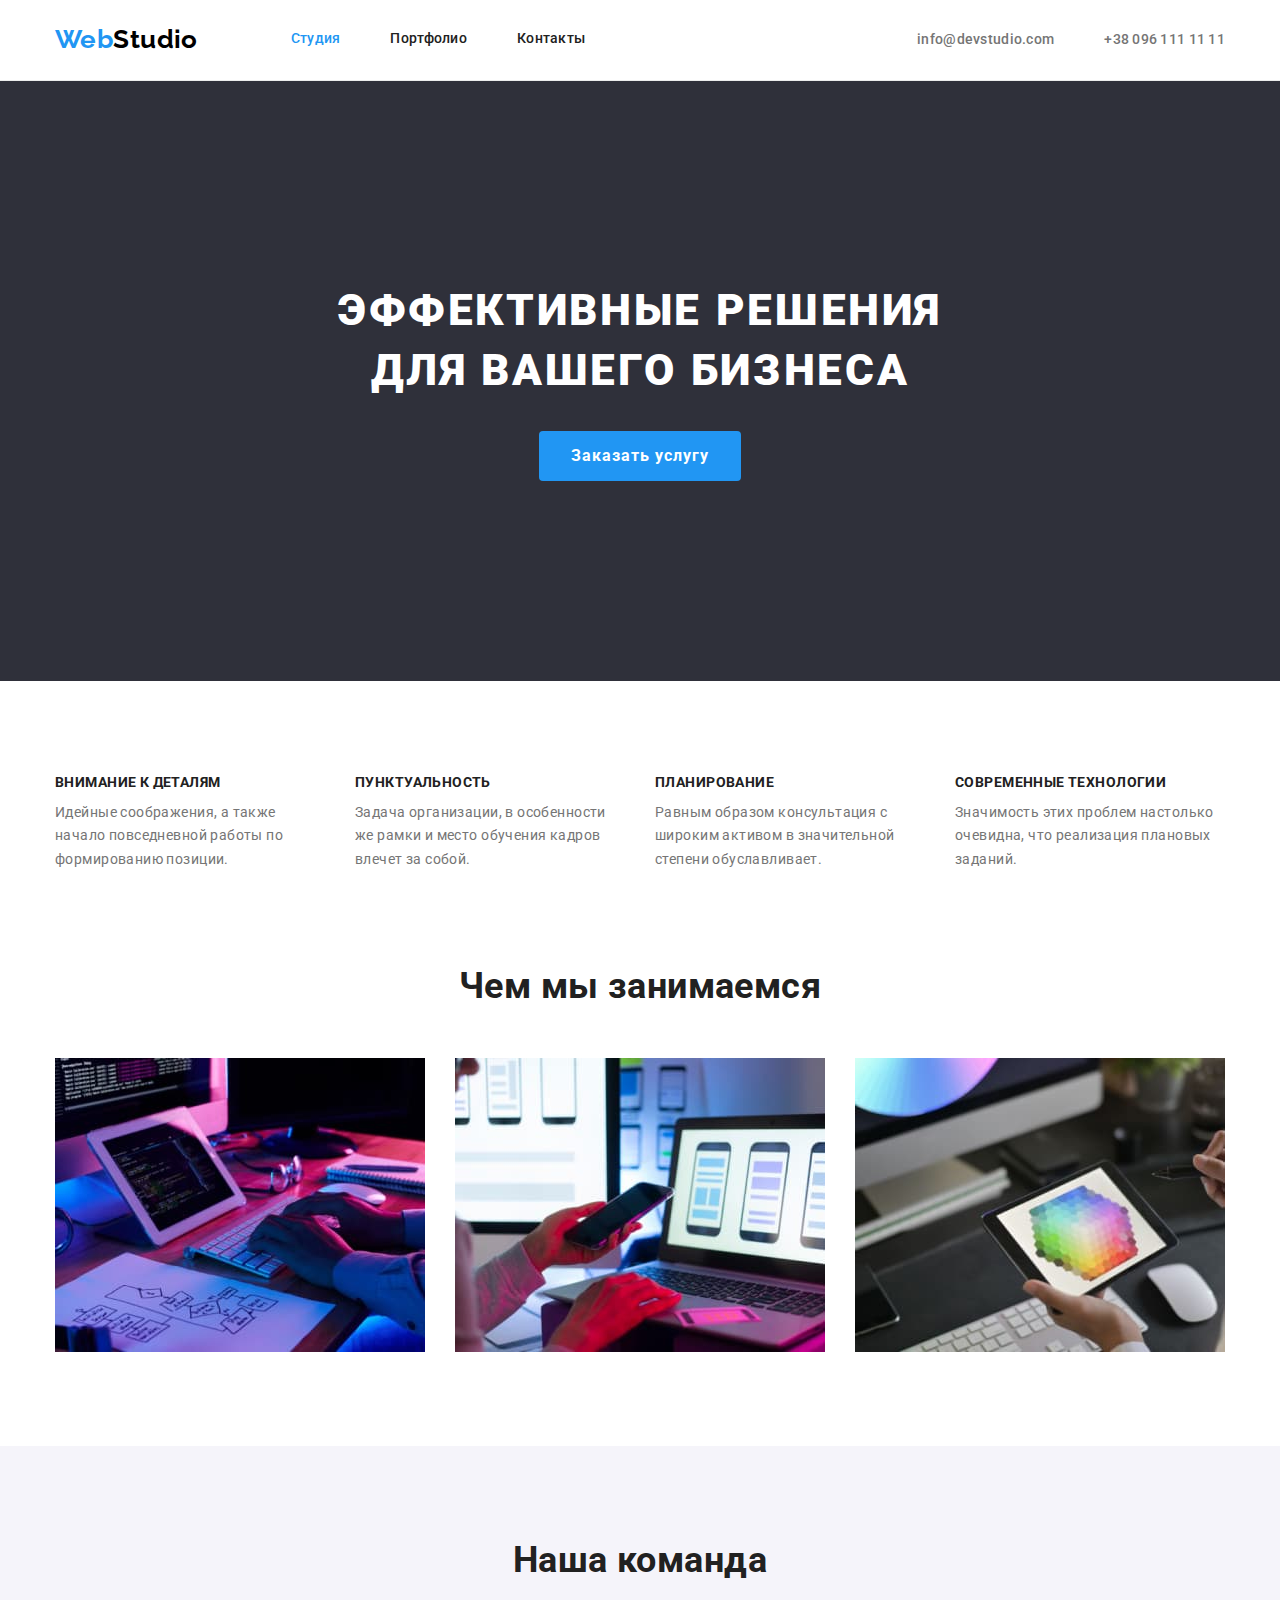
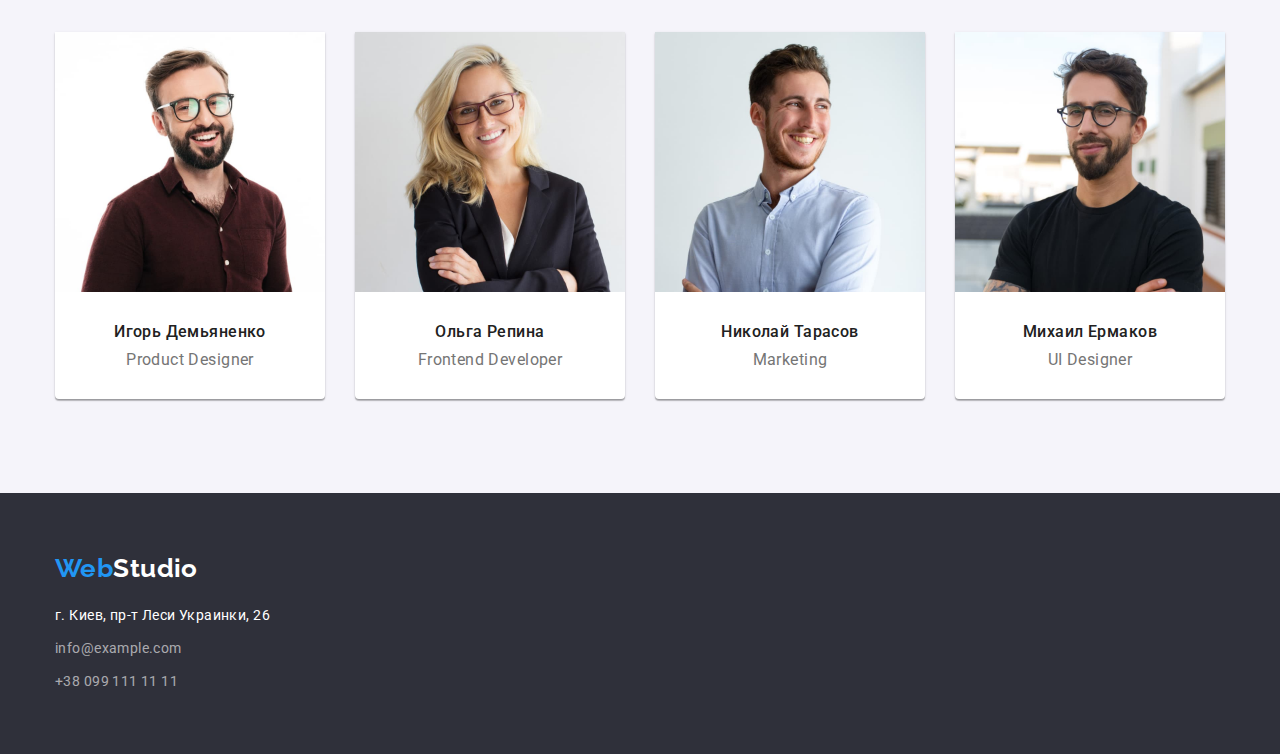
<file: index.html>
<!DOCTYPE html>
<html lang="ru">
  <head>
    <meta charset="UTF-8" />
    <meta http-equiv="X-UA-Compatible" content="IE=edge" />
    <meta name="viewport" content="width=device-width, initial-scale=1.0" />
    <title>Студия</title>
    <link rel="preconnect" href="https://fonts.googleapis.com" />
    <link rel="preconnect" href="https://fonts.gstatic.com" crossorigin />
    <link
      href="https://fonts.googleapis.com/css2?family=Raleway:wght@700&family=Roboto:wght@400;500;700;900&display=swap"
      rel="stylesheet"
    />
    <link
      rel="stylesheet"
      href="https://cdnjs.cloudflare.com/ajax/libs/modern-normalize/1.0.0/modern-normalize.min.css"
    />
    <link href="./css/styles.css" rel="stylesheet" />
  </head>
  <body>
    <header class="page-header">
      <div class="header container">
        <nav class="main-nav">
          <a href="./index.html" lang="en" class="logo"><span class="logo-blue">Web</span>Studio</a>
          <ul class="site-nav list">
            <li class="item">
              <a href="./index.html" class="link current">Студия</a>
            </li>
            <li class="item">
              <a href="./portfolio.html" class="link">Портфолио</a>
            </li>
            <li class="item">
              <a href="" class="link">Контакты</a>
            </li>
          </ul>
        </nav>
        <ul class="contacts-nav list">
          <li class="item">
            <a href="mailto:info@devstudio.com" lang="en" class="link">info@devstudio.com</a>
          </li>
          <li><a href="tel:+380961111111" class="link">+38 096 111 11 11</a></li>
        </ul>
      </div>
    </header>
    <main>
      <!-- Герой -->
      <section class="hero">
        <div class="container">
          <h1 class="hero-title">
            Эффективные решения <br />
            для вашего бизнеса
          </h1>
          <button type="button" class="button-hero">Заказать услугу</button>
        </div>
      </section>
      <!-- Особенности -->
      <section class="section">
        <div class="container">
          <h2 class="section-title title-without-margin visually-hidden">Наши особенности</h2>
          <ul class="feature-list list">
            <li class="feature-item">
              <h3 class="title">Внимание к деталям</h3>
              <p class="text feature-text">
                Идейные соображения, а также <br />
                начало повседневной работы по <br />
                формированию позиции.
              </p>
            </li>
            <li class="feature-item">
              <h3 class="title">Пунктуальность</h3>
              <p class="text feature-text">
                Задача организации, в особенности <br />
                же рамки и место обучения кадров <br />
                влечет за собой.
              </p>
            </li>
            <li class="feature-item">
              <h3 class="title">Планирование</h3>
              <p class="text feature-text">
                Равным образом консультация с <br />
                широким активом в значительной <br />
                степени обуславливает.
              </p>
            </li>
            <li class="feature-item">
              <h3 class="title">Современные технологии</h3>
              <p class="text feature-text">
                Значимость этих проблем настолько <br />
                очевидна, что реализация плановых <br />
                заданий.
              </p>
            </li>
          </ul>
        </div>
      </section>
      <!-- Виды деятельности -->
      <section class="section activities">
        <div class="container">
          <h2 class="section-title">Чем мы занимаемся</h2>
          <ul class="activities-list list">
            <li class="activities-item">
              <a href="" class="link">
                <img
                  src="./images/section3-img1.jpg"
                  alt="Процесс программирования"
                  width="370"
                  height="294"
                />
              </a>
            </li>
            <li class="activities-item">
              <a href="" class="link">
                <img
                  src="./images/section3-img2.jpg"
                  alt="Процесс создания мобильного приложения"
                  width="370"
                  height="294"
                />
              </a>
            </li>
            <li class="activities-item">
              <a href="" class="link">
                <img
                  src="./images/section3-img3.jpg"
                  alt="Работа с планшетом"
                  width="370"
                  height="294"
                />
              </a>
            </li>
          </ul>
        </div>
      </section>
      <!-- Наша команда -->
      <section class="section team">
        <div class="container">
          <h2 class="section-title">Наша команда</h2>
          <ul class="team-list list">
            <li class="team-item">
              <img
                src="./images/command-img1.jpg"
                alt="Фото Игоря Демьяненко"
                width="270"
                height="260"
                class="img-team"
              />
              <div class="team-content">
                <h3 class="title">Игорь Демьяненко</h3>
                <p lang="en" class="text">Product Designer</p>
              </div>
            </li>
            <li class="team-item">
              <img
                src="./images/command-img2.jpg"
                alt="Фото Ольги Репиной"
                width="270"
                height="260"
                class="img-team"
              />
              <div class="team-content">
                <h3 class="title">Ольга Репина</h3>
                <p lang="en" class="text">Frontend Developer</p>
              </div>
            </li>
            <li class="team-item">
              <img
                src="./images/command-img3.jpg"
                alt="Фото Николая Тарасова"
                width="270"
                height="260"
                class="img-team"
              />
              <div class="team-content">
                <h3 class="title">Николай Тарасов</h3>
                <p lang="en" class="text">Marketing</p>
              </div>
            </li>
            <li class="team-item">
              <img
                src="./images/command-img4.jpg"
                alt="Фото Михаила Ермакова"
                width="270"
                height="260"
                class="img-team"
              />
              <div class="team-content">
                <h3 class="title">Михаил Ермаков</h3>
                <p lang="en" class="text">UI Designer</p>
              </div>
            </li>
          </ul>
        </div>
      </section>
    </main>
    <footer class="footer-main">
      <div class="footer container">
        <a href="./index.html" lang="en" class="logo"
          ><span class="logo-blue">Web</span><span class="logo-white">Studio</span></a
        >
        <address class="footer-adres-group">
          <ul class="contact-list list">
            <li class="list-item">
              <a
                href="https://goo.gl/maps/FkcfEeyYFR5ao9Cw6"
                target="_blank"
                rel="nofollow noopener noreferrer noindex"
                class="adress"
                >г. Киев, пр-т Леси Украинки, 26</a
              >
            </li>
            <li class="list-item">
              <a href="mailto:info@example.com" lang="en" class="link">info@example.com</a>
            </li>
            <li class="list-item">
              <a href="tel:+380991111111" class="link">+38 099 111 11 11</a>
            </li>
          </ul>
        </address>
      </div>
    </footer>
  </body>
</html>
</file>
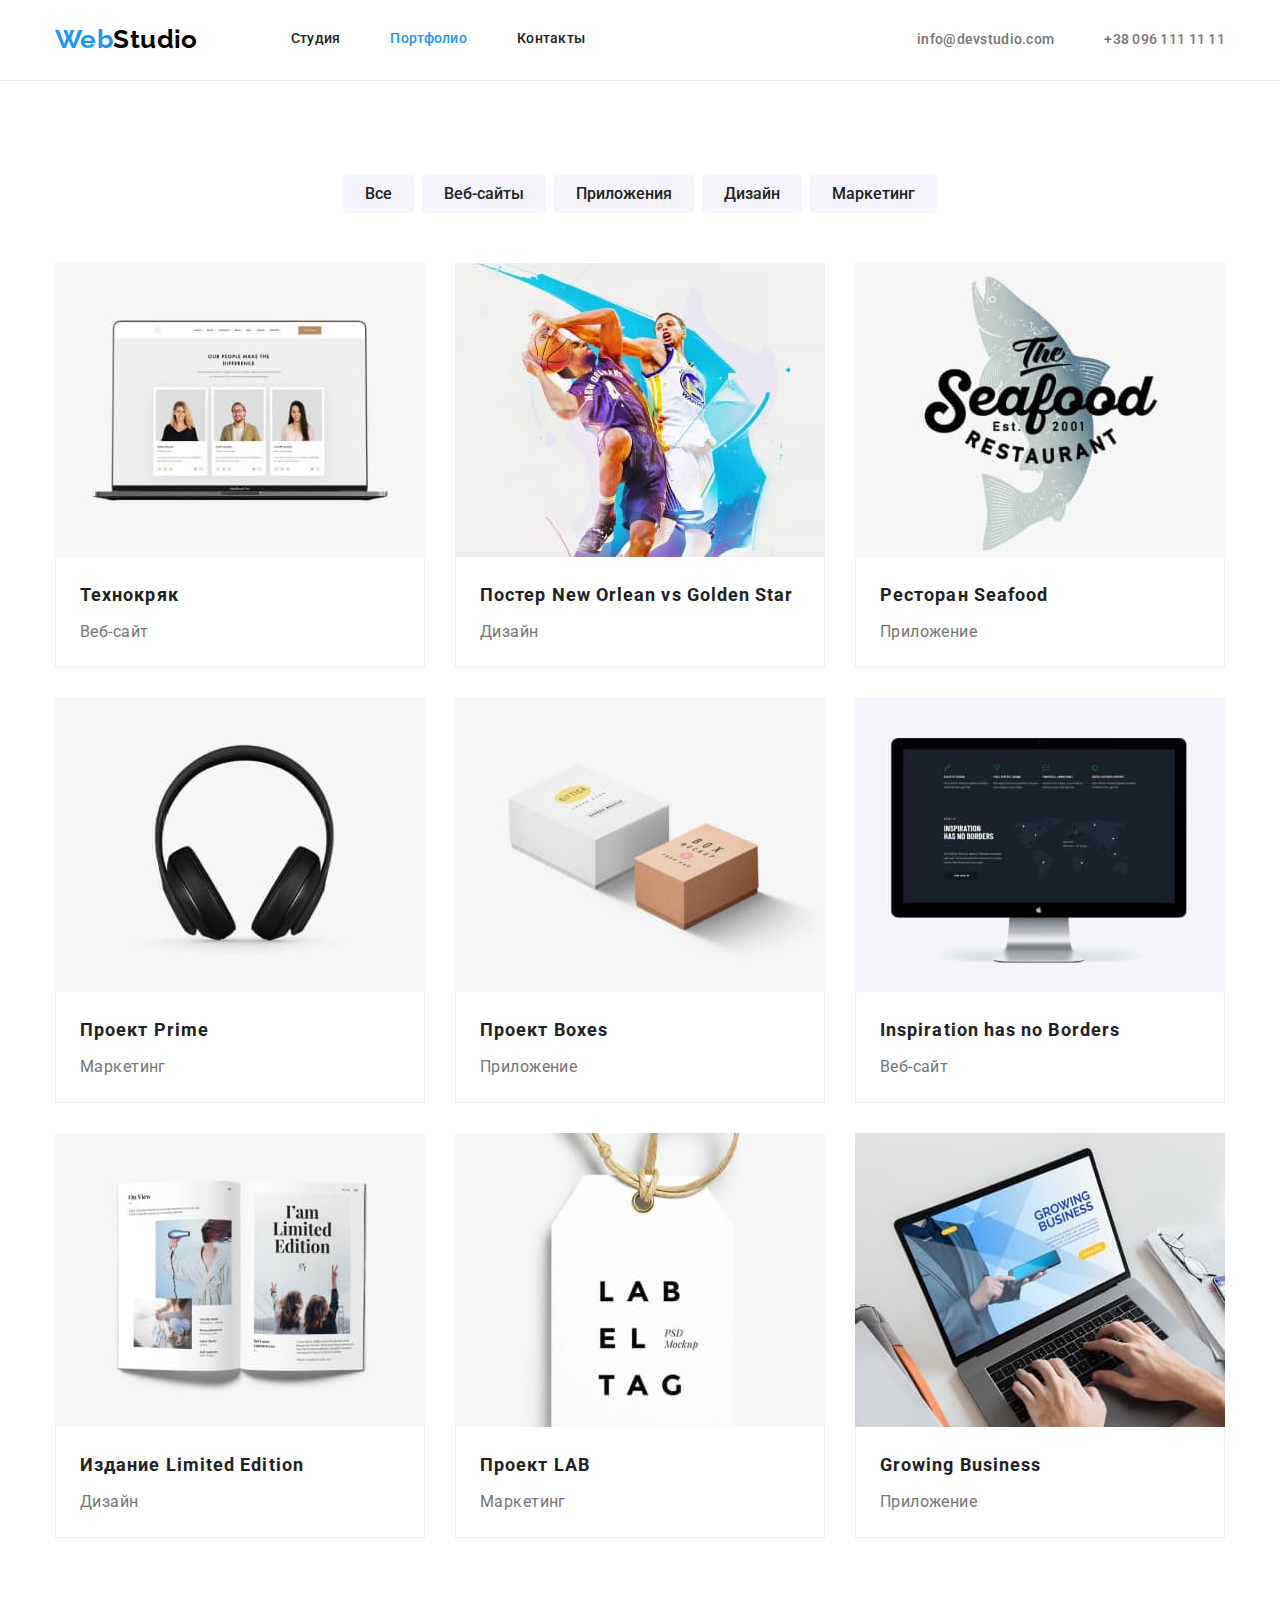
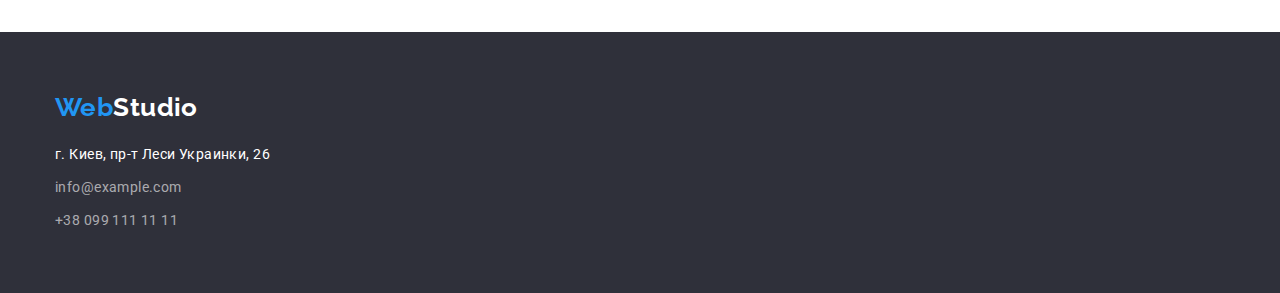
<file: portfolio.html>
<!DOCTYPE html>
<html lang="ru">
  <head>
    <meta charset="UTF-8" />
    <meta http-equiv="X-UA-Compatible" content="IE=edge" />
    <meta name="viewport" content="width=device-width, initial-scale=1.0" />
    <title>Портфолио</title>
    <link rel="preconnect" href="https://fonts.googleapis.com" />
    <link rel="preconnect" href="https://fonts.gstatic.com" crossorigin />
    <link
      href="https://fonts.googleapis.com/css2?family=Raleway:wght@700&family=Roboto:wght@400;500;700;900&display=swap"
      rel="stylesheet"
    />
    <link
      rel="stylesheet"
      href="https://cdnjs.cloudflare.com/ajax/libs/modern-normalize/1.0.0/modern-normalize.min.css"
    />
    <link href="./css/styles.css" rel="stylesheet" />
  </head>
  <body>
    <header class="page-header">
      <div class="header container">
        <nav class="main-nav">
          <a href="./index.html" lang="en" class="logo"><span class="logo-blue">Web</span>Studio</a>
          <ul class="site-nav list">
            <li class="item">
              <a href="./index.html" class="link">Студия</a>
            </li>
            <li class="item">
              <a href="./portfolio.html" class="link current">Портфолио</a>
            </li>
            <li class="item">
              <a href="" class="link">Контакты</a>
            </li>
          </ul>
        </nav>
        <ul class="contacts-nav list">
          <li class="item">
            <a href="mailto:info@devstudio.com" lang="en" class="link">info@devstudio.com</a>
          </li>
          <li><a href="tel:+380961111111" class="link">+38 096 111 11 11</a></li>
        </ul>
      </div>
    </header>
    <main>
      <section class="section">
        <div class="container">
          <h1 class="section-title nomargin visually-hidden">Список наших работ</h1>
          <ul class="portfolio-button-list list">
            <li class="btn-item">
              <button type="button" class="button-portfolio">Все</button>
            </li>
            <li class="btn-item">
              <button type="button" class="button-portfolio">Веб-сайты</button>
            </li>
            <li class="btn-item">
              <button type="button" class="button-portfolio">Приложения</button>
            </li>
            <li class="btn-item">
              <button type="button" class="button-portfolio">Дизайн</button>
            </li>
            <li class="btn-item">
              <button type="button" class="button-portfolio">Маркетинг</button>
            </li>
          </ul>
          <ul class="cards-list list">
            <li class="cards-item">
              <a href="">
                <img
                  src="./images/portfolio1.jpg"
                  alt="Открытый ноутбук"
                  width="370"
                  height="294"
                  class="img-card"
                />

                <div class="card-content">
                  <h2 class="title">Технокряк</h2>
                  <p class="text">Веб-сайт</p>
                </div>
              </a>
            </li>
            <li class="cards-item">
              <a href="">
                <img
                  src="./images/portfolio2.jpg"
                  alt="Два баскетболиста во время иры"
                  width="370"
                  height="294"
                  class="img-card"
                />

                <div class="card-content">
                  <h2 class="title">Постер <span lang="en">New Orlean vs Golden Star</span></h2>
                  <p class="text">Дизайн</p>
                </div></a
              >
            </li>
            <li class="cards-item">
              <a href="">
                <img
                  src="./images/portfolio3.jpg"
                  alt="Вывеска рыбного ресторана"
                  width="370"
                  height="294"
                  class="img-card"
                />

                <div class="card-content">
                  <h2 class="title">Ресторан <span lang="en">Seafood</span></h2>
                  <p class="text">Приложение</p>
                </div></a
              >
            </li>
            <li class="cards-item">
              <a href="">
                <img
                  src="./images/portfolio4.jpg"
                  alt="Наушники"
                  width="370"
                  height="294"
                  class="img-card"
                />

                <div class="card-content">
                  <h2 class="title">Проект <span lang="en">Prime</span></h2>
                  <p class="text">Маркетинг</p>
                </div></a
              >
            </li>
            <li class="cards-item">
              <a href="">
                <img
                  src="./images/portfolio5.jpg"
                  alt="Две декоративные упаковки"
                  width="370"
                  height="294"
                  class="img-card"
                />

                <div class="card-content">
                  <h2 class="title">Проект <span lang="en">Boxes</span></h2>
                  <p class="text">Приложение</p>
                </div></a
              >
            </li>
            <li class="cards-item">
              <a href="">
                <img
                  src="./images/portfolio6.jpg"
                  alt="Монитор компъютера"
                  width="370"
                  height="294"
                  class="img-card"
                />

                <div class="card-content">
                  <h2 lang="en" class="title">Inspiration has no Borders</h2>
                  <p class="text">Веб-сайт</p>
                </div></a
              >
            </li>
            <li class="cards-item">
              <a href="">
                <img
                  src="./images/portfolio7.jpg"
                  alt="Раскрытый журнал"
                  width="370"
                  height="294"
                  class="img-card"
                />

                <div class="card-content">
                  <h2 class="title">Издание <span lang="en">Limited Edition</span></h2>
                  <p class="text">Дизайн</p>
                </div></a
              >
            </li>
            <li class="cards-item">
              <a href="">
                <img
                  src="./images/portfolio8.jpg"
                  alt="Бирка"
                  width="370"
                  height="294"
                  class="img-card"
                />

                <div class="card-content">
                  <h2 class="title">Проект <span lang="en">LAB</span></h2>
                  <p class="text">Маркетинг</p>
                </div></a
              >
            </li>
            <li class="cards-item">
              <a href="">
                <img
                  src="./images/portfolio9.jpg"
                  alt="Процесс набора текста на клавитатуре ноутбука"
                  width="370"
                  height="294"
                  class="img-card"
                />

                <div class="card-content">
                  <h2 class="title"><span lang="en">Growing Business</span></h2>
                  <p class="text">Приложение</p>
                </div></a
              >
            </li>
          </ul>
        </div>
      </section>
    </main>
    <footer class="footer-main">
      <div class="footer container">
        <a href="./index.html" lang="en" class="logo"
          ><span class="logo-blue">Web</span><span class="logo-white">Studio</span></a
        >
        <address class="footer-adres-group">
          <ul class="contact-list list">
            <li class="list-item">
              <a
                href="https://goo.gl/maps/FkcfEeyYFR5ao9Cw6"
                target="_blank"
                rel="nofollow noopener noreferrer noindex"
                class="adress"
                >г. Киев, пр-т Леси Украинки, 26</a
              >
            </li>
            <li class="list-item">
              <a href="mailto:info@example.com" lang="en" class="link">info@example.com</a>
            </li>
            <li class="list-item">
              <a href="tel:+380991111111" class="link">+38 099 111 11 11</a>
            </li>
          </ul>
        </address>
      </div>
    </footer>
  </body>
</html>
</file>
<file: css/styles.css>
:root {
  --primary-text-color: #757575;
  --title-text-color: #212121;
  --accent-color: #2196f3;
  --primari-white-color: #ffffff;
  --secondary-white-color: rgba(255, 255, 255, 0.6);
  --secondary-background-color-dark: #2f303a;
  --secondary-background-color-light: #f5f4fa;
  --logo-black: #000000;
  --border-header-color: rgba(236, 236, 236, 100%);
  --border-cards-color: rgba(238, 238, 238, 100%);
}

/* Палитра:

Цвет основного текста - #757575
Вторичный цвет текста -  #212121
Акцент - #2196F3
Белый цвет - #FFFFFF
Блый с прозрачностью - rgba(255, 255, 255, 0.6)
Вторичный цвет фона #2F303A
*/

body {
  color: var(--primary-text-color);
  background-color: var(--primari-white-color);
  font-family: Roboto, sans-serif;
  font-size: 14px;
  letter-spacing: 0.03em;
}

.container {
  width: 1200px;
  padding-left: 15px;
  padding-right: 15px;
  margin: 0 auto;
}

/* Утилиты */

h1,
h2,
h3,
h4,
h5,
h6,
p {
  margin-top: 0px;
  margin-bottom: 0px;
}

img {
  display: block;
  max-width: 100%;
}

.list {
  padding: 0px;
  margin: 0px;

  list-style: none;
}

.visually-hidden {
  position: absolute;
  white-space: nowrap;
  width: 1px;
  height: 1px;
  overflow: hidden;
  border: 0;
  padding: 0;
  clip: rect(0 0 0 0);
  clip-path: inset(50%);
  margin: -1px;
}

/* Header */

.page-header {
  padding-top: 24px;
  padding-bottom: 25px;
  border-bottom: 1px solid var(--border-header-color);
}

/* Лого */

.logo {
  color: var(--logo-black);
  font-family: Raleway, sans-serif;
  font-size: 26px;
  line-height: 1.19;
  font-weight: 700;
  text-decoration: none;
}

.logo-blue {
  color: var(--accent-color);
}

.logo-white {
  color: var(--primari-white-color);
}

/* Site nav */

.header {
  display: flex;
  align-items: center;
  justify-content: space-between;
}

.page-header .main-nav {
  display: flex;
  align-items: center;
}

.site-nav {
  display: flex;
  margin-left: 93px;
}

.site-nav .item:not(:last-child) {
  margin-right: 50px;
}

/* Расширяет "область действия" ссылок  */
.site-nav .link {
  display: block;
  padding-top: 7px;
  padding-bottom: 7px;
}

.contacts-nav {
  display: flex;
}

.site-nav .link.current {
  color: var(--accent-color);
}

.site-nav .link {
  color: var(--title-text-color);
  line-height: 1.14;
  font-weight: 500;
  letter-spacing: 0.02em;
  text-decoration: none;
}
.site-nav .link:focus,
.site-nav .link:hover {
  color: var(--accent-color);
}

.contacts-nav .link {
  color: var(--primary-text-color);
  line-height: 1.14;
  font-weight: 500;
  letter-spacing: 0.02em;
  text-decoration: none;
}

.contacts-nav .link:focus,
.contacts-nav .link:hover {
  color: var(--accent-color);
}

.contacts-nav .item:not(:last-child) {
  margin-right: 50px;
}

/* Аналогичные варианты предыдущего селектора */
/* .contacts-nav li:not(:last-child){
  margin-right: 50px; */

/* .contacts-nav .item + .item {
  margin-right: 50px;
} */

/* Стили для index.html */

/* Section */

.section {
  padding-top: 94px;
  padding-bottom: 94px;
}

.section-title {
  margin-bottom: 50px;

  color: var(--title-text-color);
  font-size: 36px;
  line-height: 1.16;
  text-align: center;
}

.section .title {
  margin-bottom: 10px;

  color: var(--title-text-color);
  font-weight: 500;
  font-size: 16px;
  line-height: 1.19;
}

/* .section .text {
  
} */

/* Hero */
.hero {
  padding-top: 200px;
  padding-bottom: 200px;
  background-color: var(--secondary-background-color-dark);
  text-align: center;
}

.hero-title {
  margin-bottom: 30px;

  color: var(--primari-white-color);
  font-size: 44px;
  line-height: 1.36;
  letter-spacing: 0.06em;
  font-weight: 900;
  text-transform: uppercase;
}

.button-hero {
  padding: 10px 32px;

  color: var(--primari-white-color);
  background-color: var(--accent-color);
  font-weight: 700;
  font-size: 16px;
  line-height: 1.88;
  letter-spacing: 0.06em;
  border: none;
  border-radius: 4px;
}

/* Features */

.title-without-margin {
  margin: 0px;
}

.feature-list {
  display: flex;
}

.feature-item:not(:last-child) {
  margin-right: 30px;
}

.feature-item .title {
  color: var(--title-text-color);
  font-size: 14px;
  line-height: 1.14;
  font-weight: 700;
  text-transform: uppercase;
}

.feature-item .text {
  line-height: 1.7;
}

.feature-item .feature-text {
  width: 270px;
}

/* Activities */

.section.activities {
  padding-top: 0px;
}

.section .activities-list {
  display: flex;
}

.activities-item:not(:last-child) {
  margin-right: 30px;
}

/* Team */
.section.team {
  background-color: var(--secondary-background-color-light);
}

.team-list {
  display: flex;
  justify-content: space-between;
}

/* А можно вместо justify-content: space-between в предыдущем правиле (во флексе) вот так сделать */
/* .team-item:not(:last-child) {
  margin-right: 30px;
} */

.team-item {
  box-shadow: 0px 2px 1px 0px rgba(0, 0, 0, 0.2), 0px 1px 1px 0px rgba(0, 0, 0, 0.14),
    0px 1px 3px 0px rgba(0, 0, 0, 0.12);
  border-bottom-left-radius: 4px;
  border-bottom-right-radius: 4px;
  background-color: var(--primari-white-color);
}

.team-content {
  padding: 30px 32px;
}

.team-list .title {
  text-align: center;
}

.team-item .text {
  font-size: 16px;
  line-height: 1.17;
  text-align: center;
}

/* Footer  */

.footer-main {
  padding-top: 60px;
  padding-bottom: 60px;

  background-color: var(--secondary-background-color-dark);
}

.contact-list .adress {
  color: var(--primari-white-color);
  line-height: 1.71;
}

.contact-list .link {
  color: var(--secondary-white-color);
  line-height: 1.71;
  text-decoration: none;
}

.contact-list .adress:focus,
.contact-list .adress:hover,
.contact-list .link:focus,
.contact-list .link:hover {
  color: var(--accent-color);
}

.contact-list .link,
.contact-list .adress {
  font-style: normal;
  text-decoration: none;
}

.contact-list .list-item:not(:last-child) {
  margin-bottom: 9px;
}

.footer-adres-group {
  margin-top: 20px;
}

/* Стили для portfolio.html */

/* Button */

.portfolio-button-list {
  display: flex;
  justify-content: center;
  margin-bottom: 50px;
}

.btn-item:not(:last-child) {
  margin-right: 8px;
}

.button-portfolio {
  border: none;
  border-radius: 4px;

  font-weight: 500;
  font-size: 16px;
  line-height: 1.63;
  padding: 6px 22px;
  color: var(--title-text-color);
  background-color: var(--secondary-background-color-light);
  /* font-family: inherit; */
  cursor: pointer;
}

.button-portfolio:hover,
.button-portfolio:focus {
  color: var(--primari-white-color);
  background-color: var(--accent-color);

  box-shadow: 0px 2px 2px 0px rgba(0, 0, 0, 0.12), 0px 1px 2px 0px rgba(0, 0, 0, 0.08),
    0px 3px 1px 0px rgba(0, 0, 0, 0.1);
}

/* List of our works */

.nomargin {
  margin: 0px;
}

.cards-list {
  display: flex;
  flex-wrap: wrap;
}

/* calc ((100% - кол-во маржинов в строке * на значение маржина) / на кол-во элементов в строке */

.cards-list .cards-item {
  /* width: 370px; */
  /* вместо width правильнее flex-basis */
  flex-basis: calc((100% - 60px) / 3);
  /* Аналогично предыдущей формуле */
  /* flex-basis: calc(100% / 3 - 30px); */
  margin-right: 30px;
  margin-bottom: 30px;
}

.cards-list .cards-item:nth-child(3n) {
  margin-right: 0px;
}

.cards-list .cards-item:nth-last-child(-n + 3) {
  margin-bottom: 0px;
}

/* А можно вот так, для уменьшения кода. 
Тоесть точечно даем маржин, а не даем всей группе и точечно снимаем*/
/* .cards-list .cards-item:not(:nth-last-child(-n + 3) {
  margin-bottom: 30px;
} */

.card-content {
  padding: 20px 24px;
  border-left: 1px solid rgba(238, 238, 238, 1);
  border-right: 1px solid rgba(238, 238, 238, 1);
  border-bottom: 1px solid rgba(238, 238, 238, 1);
}

.cards-item .title {
  margin-bottom: 4px;

  color: var(--title-text-color);
  font-size: 18px;
  font-weight: 700;
  line-height: 2;
  letter-spacing: 0.06em;
}

.cards-item .text {
  color: var(--primary-text-color);
  font-size: 16px;
  line-height: 1.88;
}

/* Убирает подчеркивание с ссылок */
.cards-item a {
  text-decoration: none;
}
</file>
